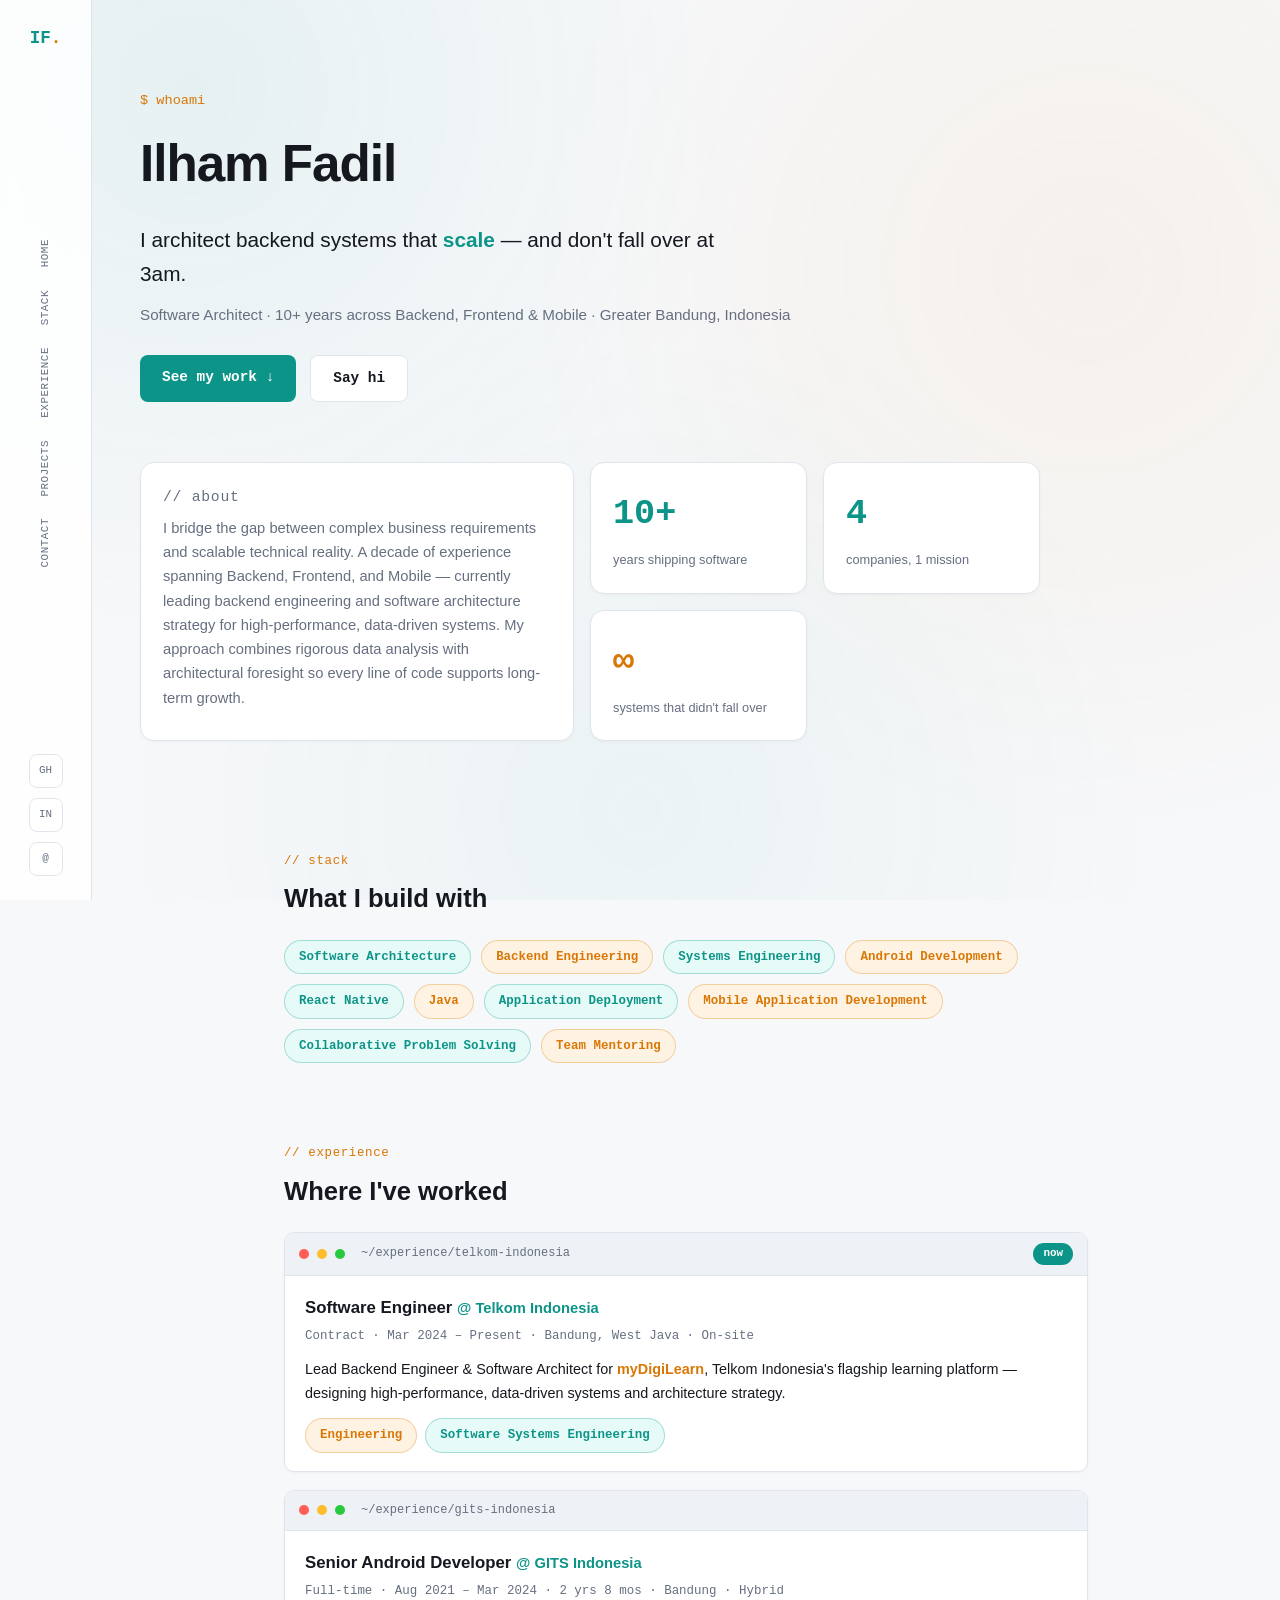
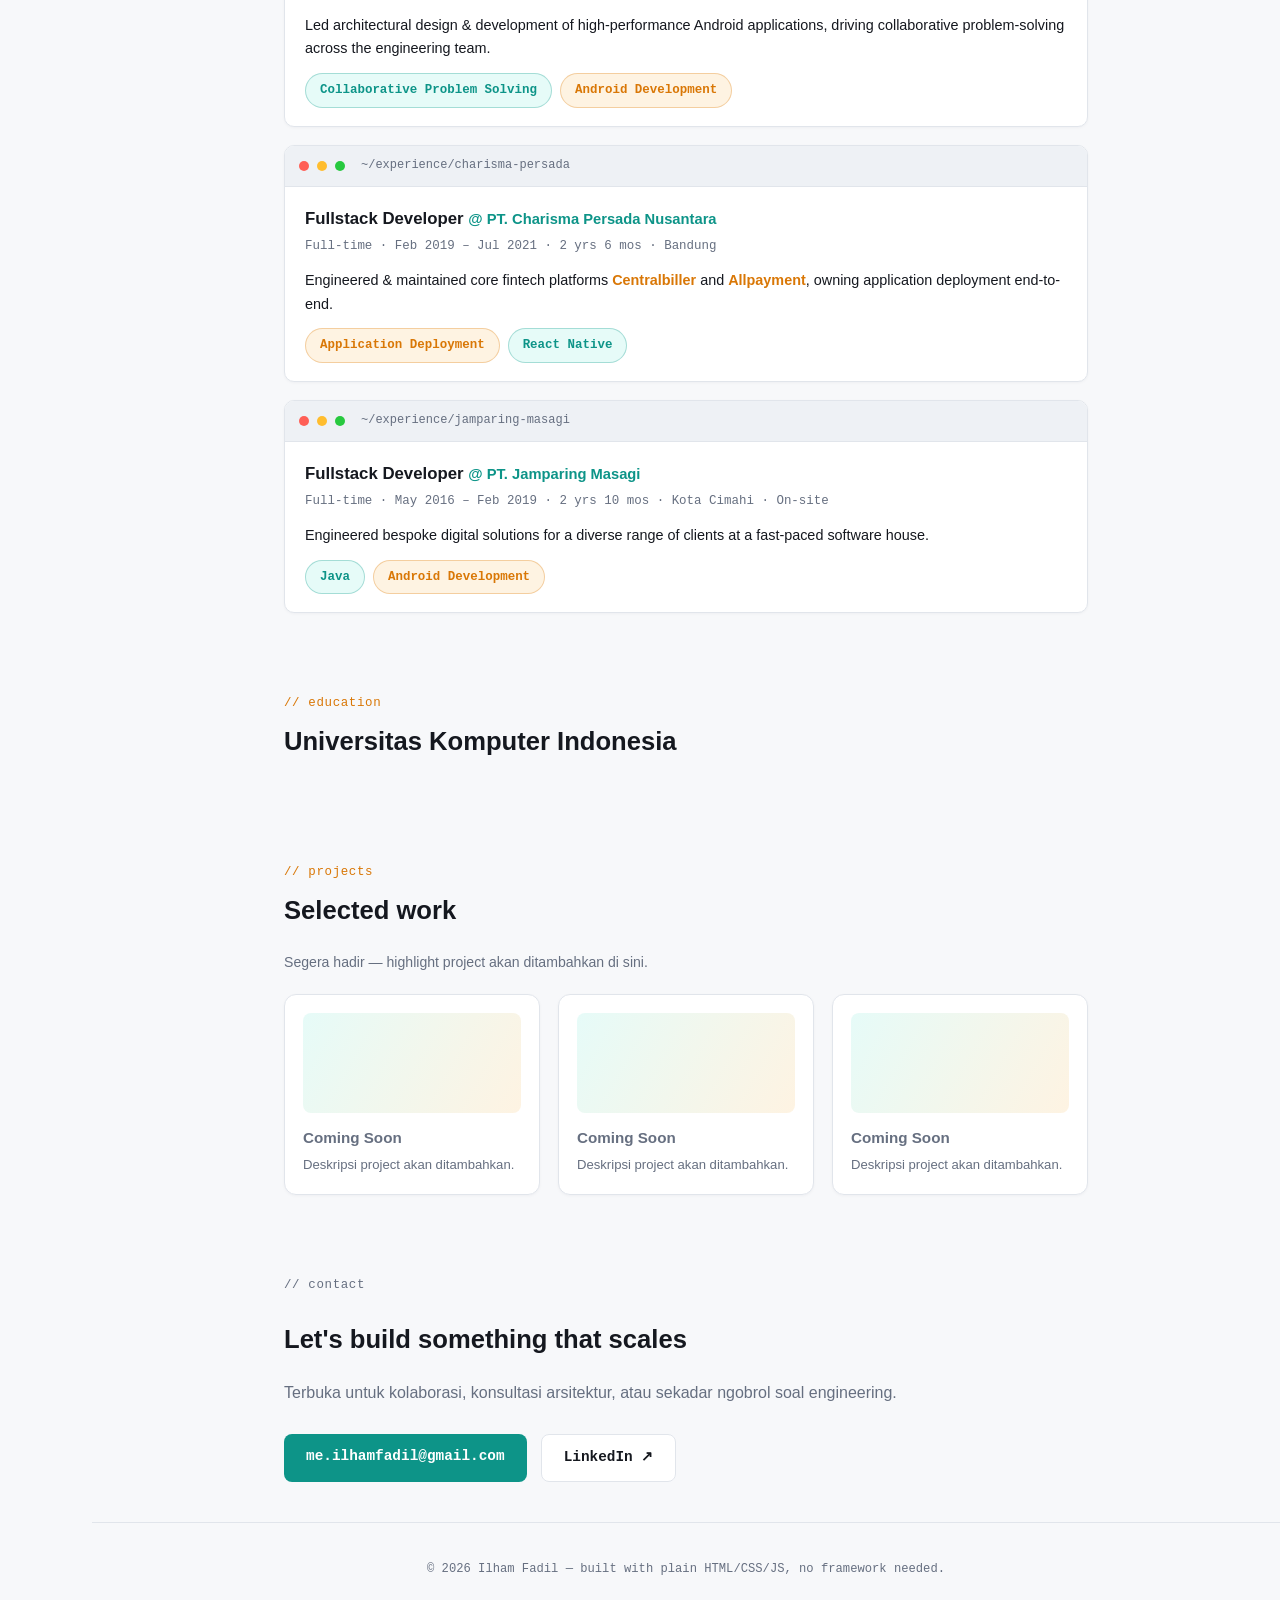
<file: index.html>
<!DOCTYPE html>
<html lang="id">
<head>
<meta charset="UTF-8">
<meta name="viewport" content="width=device-width, initial-scale=1.0">
<title>Ilham Fadil — Software Architect</title>
<meta name="description" content="Ilham Fadil — Versatile Software Architect, 10+ years of software development.">
<link rel="stylesheet" href="styles.css?v=20261020b">
</head>
<body>

<div class="noise"></div>

<nav class="sidenav">
  <div class="sidenav-top">
    <span class="logo">IF<span class="dot">.</span></span>
  </div>
  <div class="sidenav-links">
    <a href="#top">Home</a>
    <a href="#stack">Stack</a>
    <a href="#experience">Experience</a>
    <a href="#projects">Projects</a>
    <a href="#contact">Contact</a>
  </div>
  <div class="sidenav-socials">
    <a href="https://github.com/IFO-Studio" target="_blank" rel="noopener" title="GitHub">GH</a>
    <a href="https://www.linkedin.com/in/ilham-fadil" target="_blank" rel="noopener" title="LinkedIn">IN</a>
    <a href="mailto:me.ilhamfadil@gmail.com" title="Email">@</a>
  </div>
</nav>

<main>
  <section id="top" class="hero">
    <p class="kicker">$ whoami</p>
    <h1>Ilham Fadil</h1>
    <p class="hero-line">I architect backend systems that <span class="hl">scale</span> — and don't fall over at 3am.</p>
    <p class="hero-sub">Software Architect · 10+ years across Backend, Frontend &amp; Mobile · Greater Bandung, Indonesia</p>
    <div class="hero-cta">
      <a class="btn btn-primary" href="#experience">See my work ↓</a>
      <a class="btn btn-ghost" href="mailto:me.ilhamfadil@gmail.com">Say hi</a>
    </div>
  </section>

  <section class="bento">
    <div class="bento-card bento-about">
      <p class="card-label">// about</p>
      <p>
        I bridge the gap between complex business requirements and scalable technical reality.
        A decade of experience spanning Backend, Frontend, and Mobile — currently leading backend
        engineering and software architecture strategy for high-performance, data-driven systems.
        My approach combines rigorous data analysis with architectural foresight so every line of
        code supports long-term growth.
      </p>
    </div>
    <div class="bento-card bento-stat">
      <span class="stat-num">10+</span>
      <span class="stat-label">years shipping software</span>
    </div>
    <div class="bento-card bento-stat">
      <span class="stat-num">4</span>
      <span class="stat-label">companies, 1 mission</span>
    </div>
    <div class="bento-card bento-stat accent">
      <span class="stat-num">∞</span>
      <span class="stat-label">systems that didn't fall over</span>
    </div>
  </section>

  <section id="stack" class="section">
    <p class="card-label">// stack</p>
    <h2>What I build with</h2>
    <div class="stack-cloud">
      <span class="tag t1">Software Architecture</span>
      <span class="tag t2">Backend Engineering</span>
      <span class="tag t1">Systems Engineering</span>
      <span class="tag t2">Android Development</span>
      <span class="tag t1">React Native</span>
      <span class="tag t2">Java</span>
      <span class="tag t1">Application Deployment</span>
      <span class="tag t2">Mobile Application Development</span>
      <span class="tag t1">Collaborative Problem Solving</span>
      <span class="tag t2">Team Mentoring</span>
    </div>
  </section>

  <section id="experience" class="section">
    <p class="card-label">// experience</p>
    <h2>Where I've worked</h2>
    <div class="term-stack">

      <div class="term-card">
        <div class="term-bar"><span class="t-dot red"></span><span class="t-dot yellow"></span><span class="t-dot green"></span><span class="term-title">~/experience/telkom-indonesia</span><span class="now-badge">now</span></div>
        <div class="term-body">
          <h3>Software Engineer <span class="company">@ Telkom Indonesia</span></h3>
          <p class="meta">Contract · Mar 2024 – Present · Bandung, West Java · On-site</p>
          <p class="desc">Lead Backend Engineer &amp; Software Architect for <b>myDigiLearn</b>, Telkom Indonesia's flagship learning platform — designing high-performance, data-driven systems and architecture strategy.</p>
          <div class="tags"><span class="tag t2">Engineering</span><span class="tag t1">Software Systems Engineering</span></div>
        </div>
      </div>

      <div class="term-card">
        <div class="term-bar"><span class="t-dot red"></span><span class="t-dot yellow"></span><span class="t-dot green"></span><span class="term-title">~/experience/gits-indonesia</span></div>
        <div class="term-body">
          <h3>Senior Android Developer <span class="company">@ GITS Indonesia</span></h3>
          <p class="meta">Full-time · Aug 2021 – Mar 2024 · 2 yrs 8 mos · Bandung · Hybrid</p>
          <p class="desc">Led architectural design &amp; development of high-performance Android applications, driving collaborative problem-solving across the engineering team.</p>
          <div class="tags"><span class="tag t1">Collaborative Problem Solving</span><span class="tag t2">Android Development</span></div>
        </div>
      </div>

      <div class="term-card">
        <div class="term-bar"><span class="t-dot red"></span><span class="t-dot yellow"></span><span class="t-dot green"></span><span class="term-title">~/experience/charisma-persada</span></div>
        <div class="term-body">
          <h3>Fullstack Developer <span class="company">@ PT. Charisma Persada Nusantara</span></h3>
          <p class="meta">Full-time · Feb 2019 – Jul 2021 · 2 yrs 6 mos · Bandung</p>
          <p class="desc">Engineered &amp; maintained core fintech platforms <b>Centralbiller</b> and <b>Allpayment</b>, owning application deployment end-to-end.</p>
          <div class="tags"><span class="tag t2">Application Deployment</span><span class="tag t1">React Native</span></div>
        </div>
      </div>

      <div class="term-card">
        <div class="term-bar"><span class="t-dot red"></span><span class="t-dot yellow"></span><span class="t-dot green"></span><span class="term-title">~/experience/jamparing-masagi</span></div>
        <div class="term-body">
          <h3>Fullstack Developer <span class="company">@ PT. Jamparing Masagi</span></h3>
          <p class="meta">Full-time · May 2016 – Feb 2019 · 2 yrs 10 mos · Kota Cimahi · On-site</p>
          <p class="desc">Engineered bespoke digital solutions for a diverse range of clients at a fast-paced software house.</p>
          <div class="tags"><span class="tag t1">Java</span><span class="tag t2">Android Development</span></div>
        </div>
      </div>

    </div>
  </section>

  <section id="education" class="section">
    <p class="card-label">// education</p>
    <h2>Universitas Komputer Indonesia</h2>
  </section>

  <section id="projects" class="section">
    <p class="card-label">// projects</p>
    <h2>Selected work</h2>
    <p class="section-note">Segera hadir — highlight project akan ditambahkan di sini.</p>
    <div class="projects-grid">
      <div class="project-card"><div class="project-thumb"></div><h3>Coming Soon</h3><p>Deskripsi project akan ditambahkan.</p></div>
      <div class="project-card"><div class="project-thumb"></div><h3>Coming Soon</h3><p>Deskripsi project akan ditambahkan.</p></div>
      <div class="project-card"><div class="project-thumb"></div><h3>Coming Soon</h3><p>Deskripsi project akan ditambahkan.</p></div>
    </div>
  </section>

  <section id="contact" class="section contact-section">
    <p class="card-label">// contact</p>
    <h2>Let's build something that scales</h2>
    <p>Terbuka untuk kolaborasi, konsultasi arsitektur, atau sekadar ngobrol soal engineering.</p>
    <div class="hero-cta">
      <a class="btn btn-primary" href="mailto:me.ilhamfadil@gmail.com">me.ilhamfadil@gmail.com</a>
      <a class="btn btn-ghost" href="https://www.linkedin.com/in/ilham-fadil" target="_blank" rel="noopener">LinkedIn ↗</a>
    </div>
  </section>

  <footer class="footer">
    <p>&copy; <span id="year"></span> Ilham Fadil — built with plain HTML/CSS/JS, no framework needed.</p>
  </footer>
</main>

<script src="script.js"></script>
</body>
</html>
</file>
<file: styles.css>
:root {
  --bg: #f7f8fa;
  --surface: #ffffff;
  --surface-2: #eef1f5;
  --border: #e1e5eb;
  --tosca: #0d9488;
  --tosca-light: #14b8a6;
  --tosca-bg: #e6fbf8;
  --amber: #d97706;
  --amber-bg: #fef3e2;
  --text: #15181f;
  --text-muted: #666f80;
  --mono: "SFMono-Regular", Consolas, "Liberation Mono", Menlo, monospace;
}

* { margin:0; padding:0; box-sizing:border-box; }

body {
  font-family: -apple-system, BlinkMacSystemFont, "Segoe UI", Roboto, Helvetica, Arial, sans-serif;
  background: var(--bg);
  color: var(--text);
  line-height: 1.65;
}

.noise {
  position: fixed; inset:0; pointer-events:none; z-index:0;
  background:
    radial-gradient(circle at 15% 10%, rgba(13,148,136,0.07), transparent 40%),
    radial-gradient(circle at 85% 30%, rgba(217,119,6,0.06), transparent 45%),
    radial-gradient(circle at 50% 90%, rgba(13,148,136,0.05), transparent 50%);
}

a { color: var(--tosca); text-decoration: none; }

/* Sidenav */
.sidenav {
  position: fixed; left:0; top:0; bottom:0; width: 92px;
  display:flex; flex-direction:column; align-items:center; justify-content:space-between;
  padding: 24px 0; border-right: 1px solid var(--border);
  background: rgba(255,255,255,0.85); backdrop-filter: blur(10px);
  z-index: 50;
}
.logo { font-family: var(--mono); font-weight:700; font-size:1.1rem; color: var(--tosca); }
.logo .dot { color: var(--amber); }
.sidenav-links { display:flex; flex-direction:column; gap:22px; align-items:center; }
.sidenav-links a { font-family: var(--mono); font-size:0.68rem; color: var(--text-muted); text-transform:uppercase; letter-spacing:0.05em; writing-mode: vertical-rl; transform: rotate(180deg); }
.sidenav-links a:hover { color: var(--tosca); }
.sidenav-socials { display:flex; flex-direction:column; gap:10px; }
.sidenav-socials a {
  width:34px; height:34px; border:1px solid var(--border); border-radius:8px;
  display:flex; align-items:center; justify-content:center;
  font-family: var(--mono); font-size:0.68rem; color: var(--text-muted);
  background: var(--surface);
}
.sidenav-socials a:hover { border-color: var(--tosca); color: var(--tosca); }

main { margin-left: 92px; position:relative; z-index:1; }

/* Hero */
.hero { padding: 90px 48px 50px; max-width: 900px; }
.kicker { font-family: var(--mono); color: var(--amber); font-size:0.85rem; margin-bottom:10px; }
.hero h1 { font-size: 3.2rem; font-weight: 800; letter-spacing: -0.02em; color: var(--text); }
.hero-line { font-size: 1.3rem; color: var(--text); margin-top: 16px; max-width: 620px; }
.hero-line .hl { color: var(--tosca); font-weight:700; }
.hero-sub { color: var(--text-muted); margin-top: 10px; font-size:0.95rem; }
.hero-cta { display:flex; gap:14px; margin-top: 28px; flex-wrap:wrap; }

.btn { padding: 11px 22px; border-radius: 8px; font-weight:600; font-size:0.9rem; display:inline-block; font-family: var(--mono); }
.btn-primary { background: var(--tosca); color: #ffffff; }
.btn-primary:hover { background: #0f766e; }
.btn-ghost { border: 1px solid var(--border); color: var(--text); background: var(--surface); }
.btn-ghost:hover { border-color: var(--amber); color: var(--amber); }

/* Bento */
.bento {
  display: grid;
  grid-template-columns: 2fr 1fr 1fr;
  grid-template-rows: auto auto;
  gap: 16px;
  max-width: 900px;
  margin: 10px 48px 70px;
}
.bento-about { grid-column: 1 / 2; grid-row: 1 / 3; }
.bento-card {
  background: var(--surface); border: 1px solid var(--border); border-radius: 14px;
  padding: 22px;
  box-shadow: 0 1px 3px rgba(20,30,40,0.04);
}
.bento-about p { color: var(--text-muted); font-size: 0.92rem; }
.bento-stat { display:flex; flex-direction:column; justify-content:center; align-items:flex-start; gap:6px; }
.stat-num { font-family: var(--mono); font-size: 2.2rem; font-weight:800; color: var(--tosca); }
.bento-stat.accent .stat-num { color: var(--amber); }
.stat-label { color: var(--text-muted); font-size: 0.8rem; }

.card-label { font-family: var(--mono); color: var(--amber); font-size: 0.78rem; letter-spacing:0.05em; margin-bottom:6px; }

/* Sections */
.section { max-width: 900px; margin: 0 auto; padding: 40px 48px; }
.section h2 { font-size: 1.6rem; font-weight:700; margin-bottom: 20px; color: var(--text); }

/* Stack cloud */
.stack-cloud { display:flex; flex-wrap:wrap; gap:10px; }
.tag {
  font-family: var(--mono); font-size: 0.78rem; font-weight:600;
  padding: 6px 14px; border-radius: 999px; border:1px solid var(--border);
}
.tag.t1 { color: var(--tosca); border-color: rgba(13,148,136,0.3); background: var(--tosca-bg); }
.tag.t2 { color: var(--amber); border-color: rgba(217,119,6,0.3); background: var(--amber-bg); }

/* Terminal-style experience cards */
.term-stack { display:flex; flex-direction:column; gap:18px; }
.term-card { background: var(--surface); border:1px solid var(--border); border-radius: 10px; overflow:hidden; box-shadow: 0 1px 3px rgba(20,30,40,0.04); }
.term-bar {
  display:flex; align-items:center; gap:8px; padding: 10px 14px;
  background: var(--surface-2); border-bottom:1px solid var(--border);
}
.t-dot { width:10px; height:10px; border-radius:50%; }
.t-dot.red { background:#ff5f56; } .t-dot.yellow { background:#ffbd2e; } .t-dot.green { background:#27c93f; }
.term-title { font-family: var(--mono); font-size:0.75rem; color: var(--text-muted); margin-left:8px; }
.now-badge { margin-left:auto; font-family:var(--mono); font-size:0.68rem; background: var(--tosca); color:#fff; padding:2px 10px; border-radius:999px; font-weight:700; }
.term-body { padding: 18px 20px; }
.term-body h3 { font-size: 1.05rem; color: var(--text); }
.term-body .company { color: var(--tosca); font-weight:600; font-size:0.92rem; }
.meta { color: var(--text-muted); font-size:0.78rem; margin-top:4px; font-family: var(--mono); }
.desc { margin-top: 12px; color: var(--text); font-size: 0.9rem; }
.desc b { color: var(--amber); }
.tags { margin-top: 12px; display:flex; gap:8px; flex-wrap:wrap; }

/* Projects */
.section-note { color: var(--text-muted); font-size:0.88rem; margin-bottom:20px; }
.projects-grid { display:grid; grid-template-columns: repeat(auto-fit,minmax(200px,1fr)); gap:18px; }
.project-card { background: var(--surface); border:1px solid var(--border); border-radius:12px; padding:18px; box-shadow: 0 1px 3px rgba(20,30,40,0.04); }
.project-thumb { height:100px; border-radius:8px; margin-bottom:12px; background: linear-gradient(120deg, var(--tosca-bg), var(--amber-bg)); }
.project-card h3 { font-size:0.95rem; color: var(--text-muted); }
.project-card p { font-size:0.82rem; color: var(--text-muted); margin-top:4px; }

.contact-section p { color: var(--text-muted); margin-bottom:22px; }

.footer { text-align:center; padding:36px 20px; color: var(--text-muted); font-size:0.76rem; border-top:1px solid var(--border); font-family: var(--mono); }

@media (max-width: 860px) {
  .sidenav { width: 60px; }
  main { margin-left: 60px; }
  .sidenav-links { display:none; }
  .bento { grid-template-columns: 1fr; }
  .bento-about { grid-column:1; grid-row:auto; }
  .hero h1 { font-size: 2.2rem; }
}
</file>
